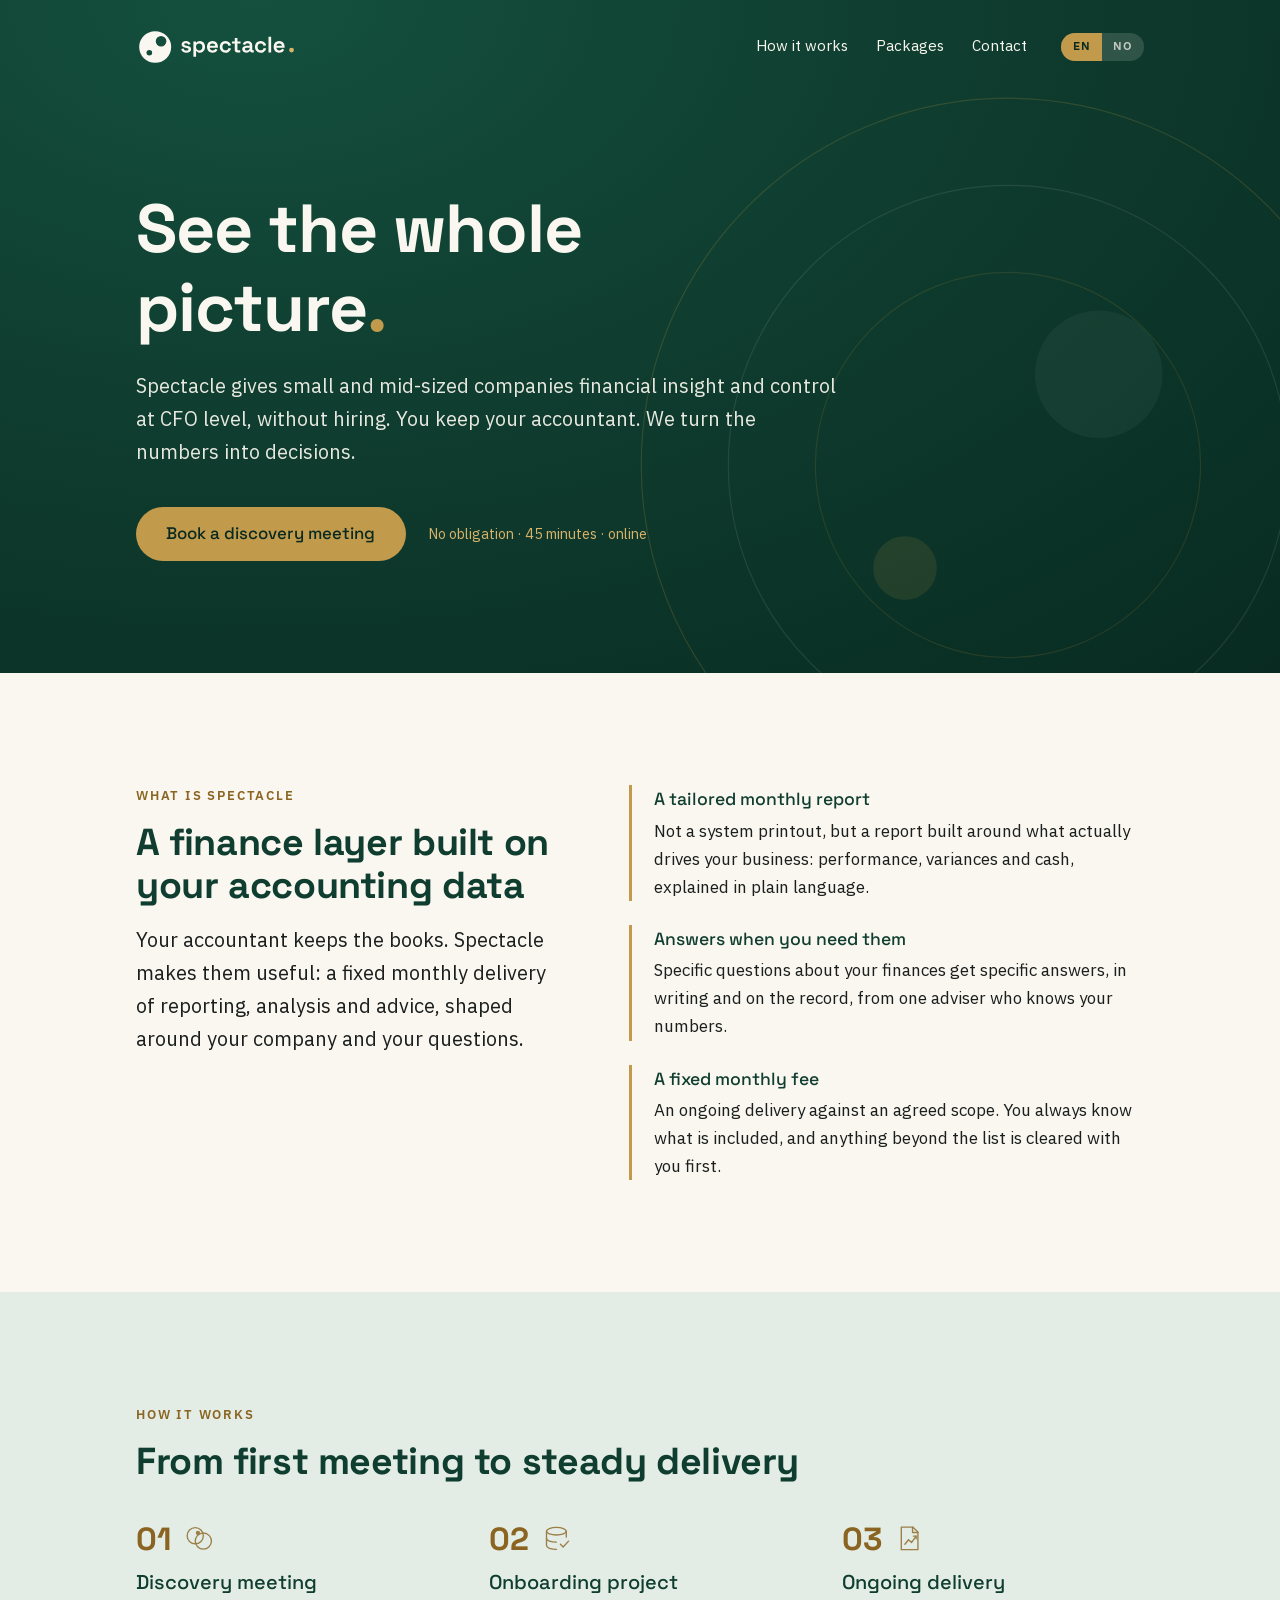
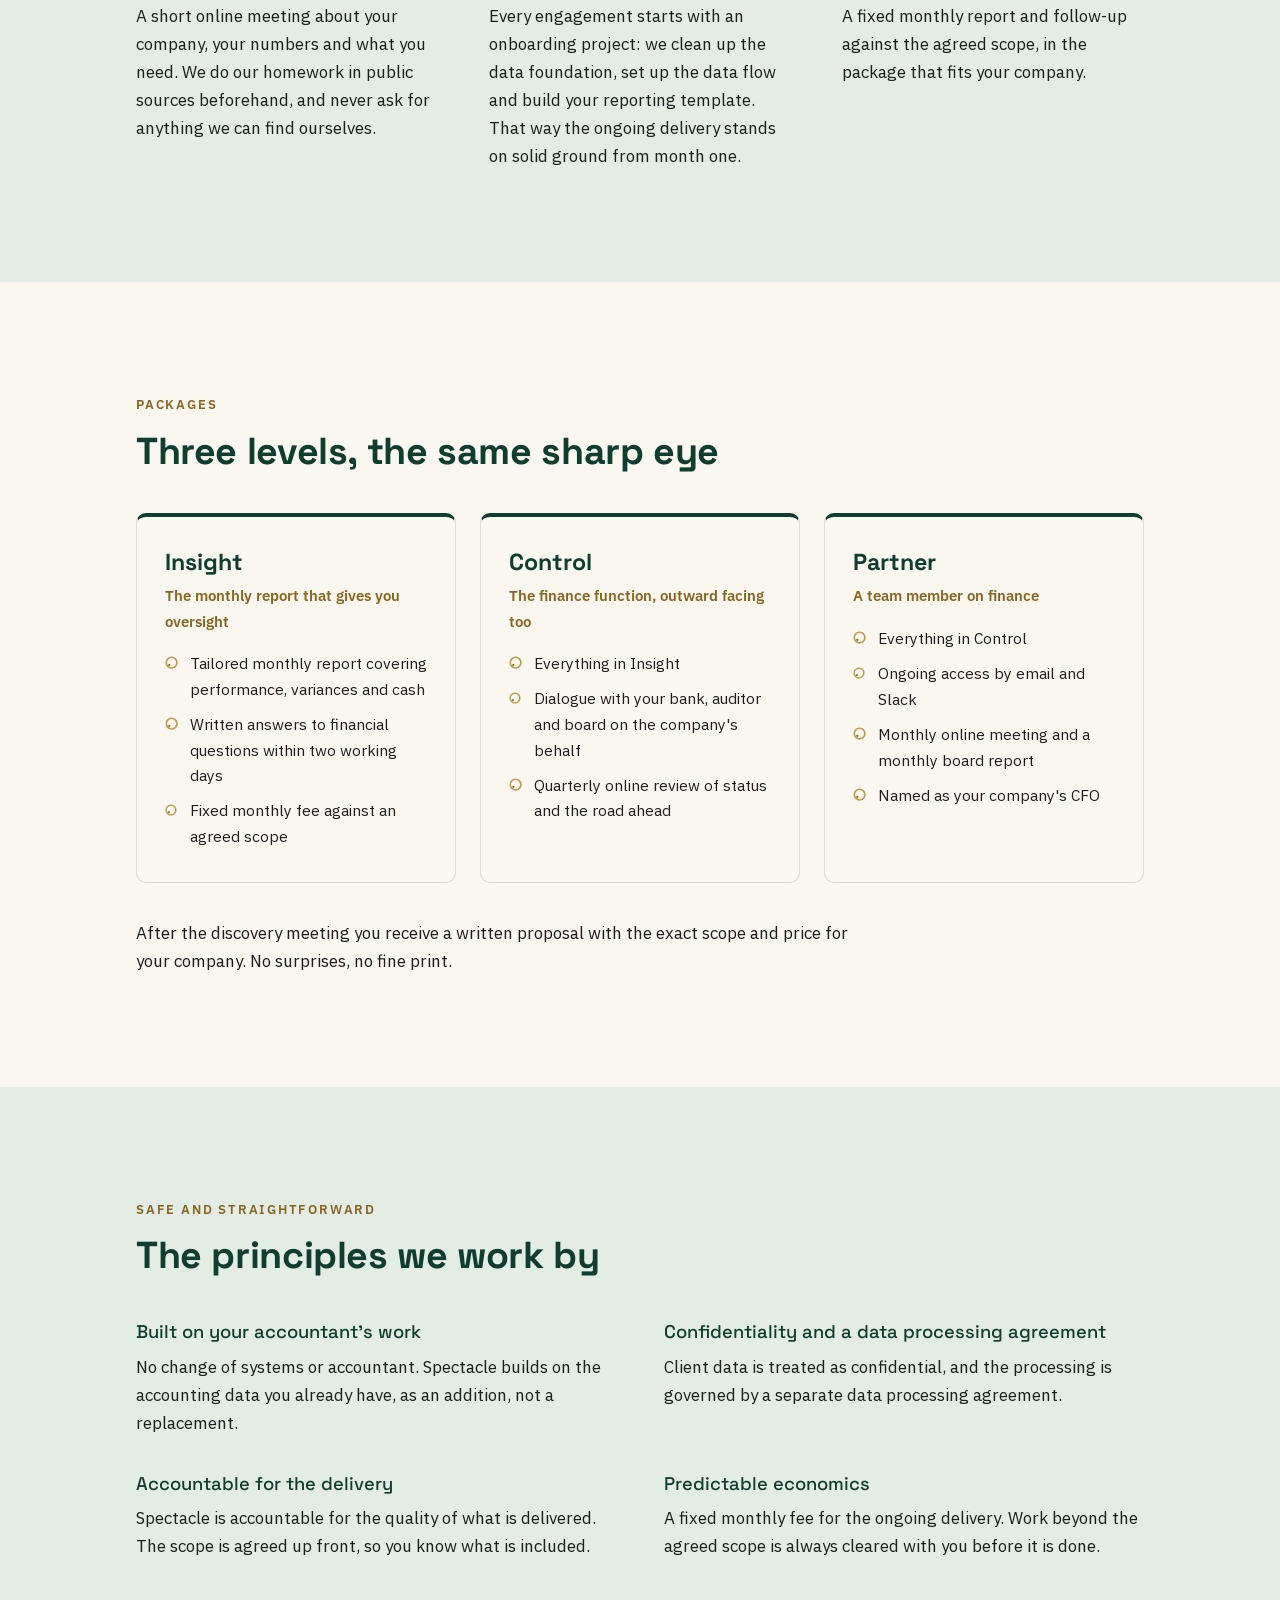
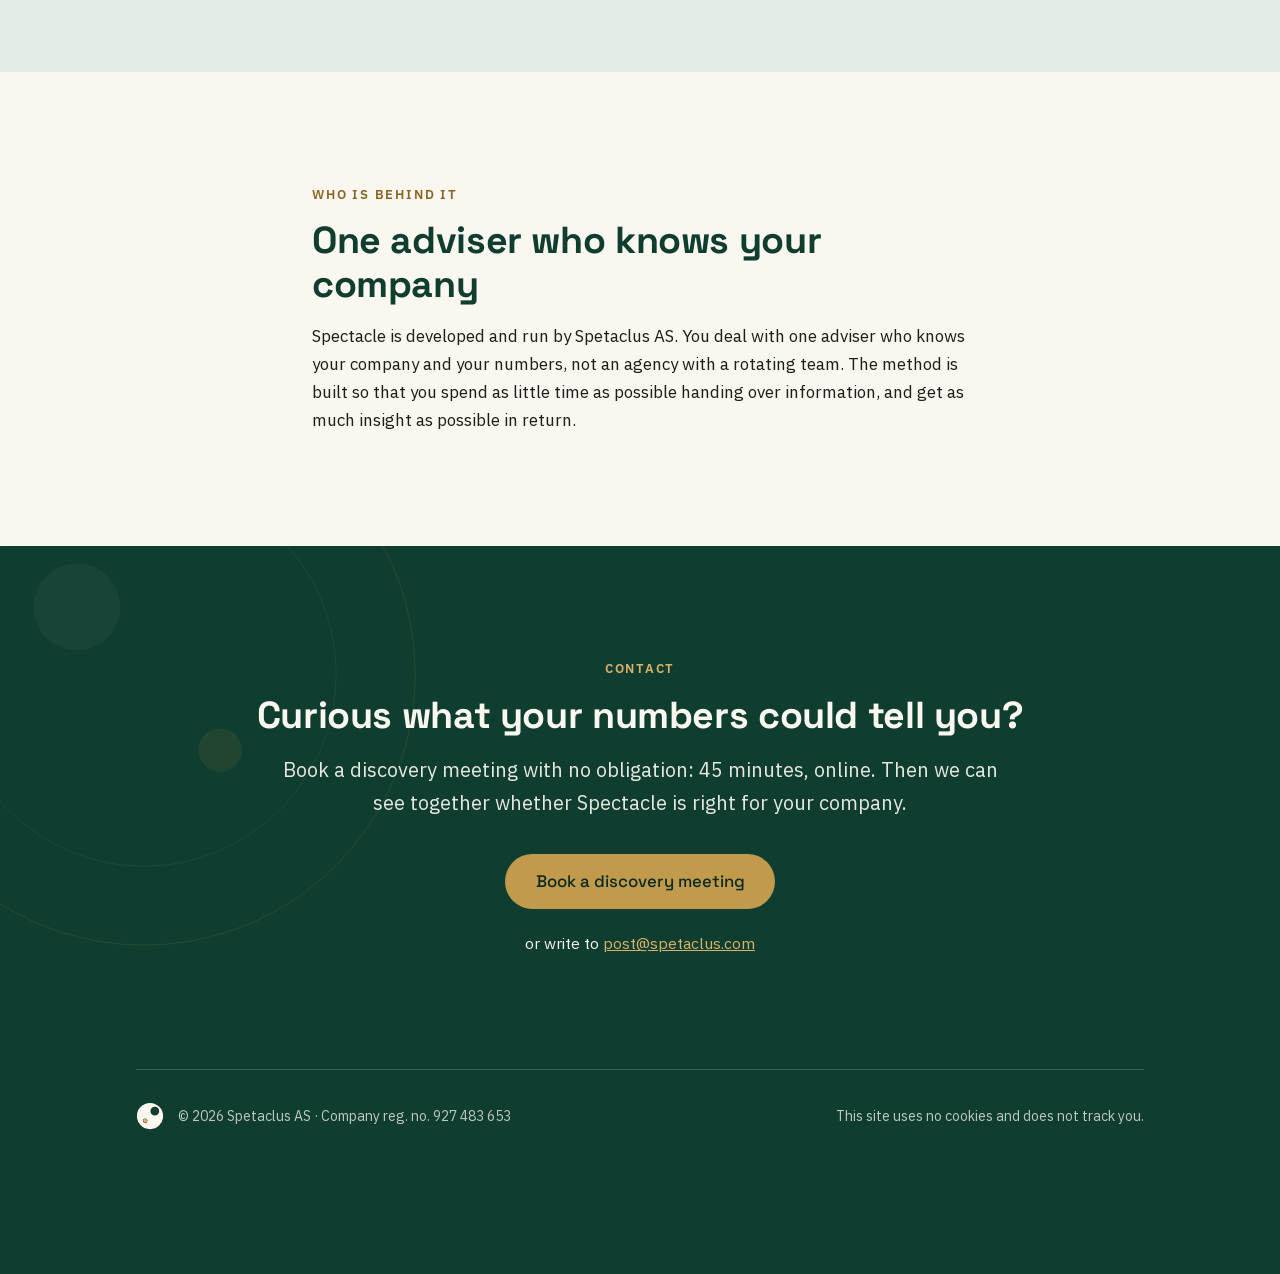
<file: index.html>
<!DOCTYPE html>
<html lang="en">
<head>
  <meta charset="utf-8">
  <meta name="viewport" content="width=device-width, initial-scale=1">
  <title>Spectacle: financial insight and control for small and mid-sized companies</title>
  <meta name="description" content="Spectacle is a CFO layer built on the numbers from your own accountant: a tailored monthly report, financial control and advice at a fixed monthly fee, without hiring.">
  <link rel="canonical" href="https://spectaclefinancial.com/">
  <link rel="alternate" hreflang="en" href="https://spectaclefinancial.com/">
  <link rel="alternate" hreflang="no" href="https://spectaclefinancial.com/no/">
  <link rel="alternate" hreflang="x-default" href="https://spectaclefinancial.com/">
  <link rel="icon" href="assets/img/favicon.svg" type="image/svg+xml">
  <link rel="alternate icon" href="assets/img/favicon-32.png" type="image/png">
  <link rel="stylesheet" href="assets/css/style.css">
  <meta property="og:type" content="website">
  <meta property="og:site_name" content="Spectacle">
  <meta property="og:title" content="Spectacle: see the whole picture">
  <meta property="og:description" content="Financial insight and control at CFO level for small and mid-sized companies, without hiring.">
  <meta property="og:url" content="https://spectaclefinancial.com/">
  <meta property="og:image" content="https://spectaclefinancial.com/assets/img/og-image.png">
  <meta property="og:locale" content="en_GB">
</head>
<body>

<header class="hero">
  <svg class="linsemotiv linsemotiv--hero" viewBox="0 0 600 600" fill="none" aria-hidden="true">
    <circle cx="300" cy="300" r="299" stroke="rgba(194,154,76,0.22)"/>
    <circle cx="300" cy="300" r="228" stroke="rgba(250,247,240,0.10)"/>
    <circle cx="300" cy="300" r="157" stroke="rgba(194,154,76,0.16)"/>
    <circle cx="374" cy="226" r="52" fill="rgba(250,247,240,0.05)"/>
    <circle cx="216" cy="384" r="26" fill="rgba(194,154,76,0.14)"/>
  </svg>
  <div class="ramme">
    <div class="hero__topp">
      <a class="hero__logo" href="#" aria-label="Spectacle, back to top">
        <img src="assets/img/spectacle-logo-horisontal-hvit.svg" alt="Spectacle" width="302" height="72">
      </a>
      <nav class="hero__nav" aria-label="Main menu">
        <a href="#how-it-works">How it works</a>
        <a href="#packages">Packages</a>
        <a href="#contact">Contact</a>
        <span class="sprak" role="group" aria-label="Language">
          <span class="sprak__valg sprak__valg--aktiv" aria-current="true">EN</span>
          <a class="sprak__valg" href="/no/" hreflang="no" lang="no">NO</a>
        </span>
      </nav>
    </div>
    <div class="hero__innhold">
      <h1>See the whole picture<span class="punktum">.</span></h1>
      <p class="ingress">Spectacle gives small and mid-sized companies financial insight and control at CFO level, without hiring. You keep your accountant. We turn the numbers into decisions.</p>
      <div class="hero__cta">
        <a class="knapp knapp--messing js-booking" href="https://calendar.app.google/yTAJ3ZSgc3ZnCue6A">Book a discovery meeting</a>
        <span class="hero__cta-note">No obligation · 45 minutes · online</span>
      </div>
    </div>
  </div>
</header>

<main>

  <section class="seksjon" id="what-is-spectacle">
    <div class="ramme todelt">
      <div>
        <p class="merkelapp">What is Spectacle</p>
        <h2>A finance layer built on your accounting data</h2>
        <p class="ingress">Your accountant keeps the books. Spectacle makes them useful: a fixed monthly delivery of reporting, analysis and advice, shaped around your company and your questions.</p>
      </div>
      <ul class="verdier">
        <li>
          <strong>A tailored monthly report</strong>
          Not a system printout, but a report built around what actually drives your business: performance, variances and cash, explained in plain language.
        </li>
        <li>
          <strong>Answers when you need them</strong>
          Specific questions about your finances get specific answers, in writing and on the record, from one adviser who knows your numbers.
        </li>
        <li>
          <strong>A fixed monthly fee</strong>
          An ongoing delivery against an agreed scope. You always know what is included, and anything beyond the list is cleared with you first.
        </li>
      </ul>
    </div>
  </section>

  <section class="seksjon seksjon--tint" id="how-it-works">
    <div class="ramme">
      <p class="merkelapp">How it works</p>
      <h2>From first meeting to steady delivery</h2>
      <ol class="steg">
        <li>
          <svg class="steg__ikon" viewBox="0 0 32 32" fill="none" stroke="currentColor" stroke-width="1.5" stroke-linecap="round" stroke-linejoin="round" aria-hidden="true">
            <circle cx="12.5" cy="13" r="9"/>
            <circle cx="21.5" cy="19" r="9"/>
            <circle cx="15.5" cy="10" r="2.4" fill="currentColor" stroke="none"/>
          </svg>
          <h3>Discovery meeting</h3>
          <p>A short online meeting about your company, your numbers and what you need. We do our homework in public sources beforehand, and never ask for anything we can find ourselves.</p>
        </li>
        <li>
          <svg class="steg__ikon" viewBox="0 0 32 32" fill="none" stroke="currentColor" stroke-width="1.5" stroke-linecap="round" stroke-linejoin="round" aria-hidden="true">
            <ellipse cx="16" cy="8" rx="11" ry="4.2"/>
            <path d="M5 8v8c0 2.3 4.9 4.2 11 4.2"/>
            <path d="M27 8v6.5"/>
            <path d="M5 16v8c0 2.3 4.9 4.2 11 4.2"/>
            <path d="M20.5 22.5l3 3 6-6.5"/>
          </svg>
          <h3>Onboarding project</h3>
          <p>Every engagement starts with an onboarding project: we clean up the data foundation, set up the data flow and build your reporting template. That way the ongoing delivery stands on solid ground from month one.</p>
        </li>
        <li>
          <svg class="steg__ikon" viewBox="0 0 32 32" fill="none" stroke="currentColor" stroke-width="1.5" stroke-linecap="round" stroke-linejoin="round" aria-hidden="true">
            <path d="M7 3.5h13l5.5 5.5v19.5H7z"/>
            <path d="M19.5 3.5V9.5H25.5"/>
            <path d="M11 22.5l4-5 3.5 3 5-7"/>
            <path d="M20.5 13.5h3v3"/>
          </svg>
          <h3>Ongoing delivery</h3>
          <p>A fixed monthly report and follow-up against the agreed scope, in the package that fits your company.</p>
        </li>
      </ol>
    </div>
  </section>

  <section class="seksjon" id="packages">
    <div class="ramme">
      <p class="merkelapp">Packages</p>
      <h2>Three levels, the same sharp eye</h2>
      <div class="pakker">
        <article class="pakke">
          <h3>Insight</h3>
          <p class="pakke__under">The monthly report that gives you oversight</p>
          <ul>
            <li>Tailored monthly report covering performance, variances and cash</li>
            <li>Written answers to financial questions within two working days</li>
            <li>Fixed monthly fee against an agreed scope</li>
          </ul>
        </article>
        <article class="pakke">
          <h3>Control</h3>
          <p class="pakke__under">The finance function, outward facing too</p>
          <ul>
            <li>Everything in Insight</li>
            <li>Dialogue with your bank, auditor and board on the company's behalf</li>
            <li>Quarterly online review of status and the road ahead</li>
          </ul>
        </article>
        <article class="pakke">
          <h3>Partner</h3>
          <p class="pakke__under">A team member on finance</p>
          <ul>
            <li>Everything in Control</li>
            <li>Ongoing access by email and Slack</li>
            <li>Monthly online meeting and a monthly board report</li>
            <li>Named as your company's CFO</li>
          </ul>
        </article>
      </div>
      <p class="pakker-note">After the discovery meeting you receive a written proposal with the exact scope and price for your company. No surprises, no fine print.</p>
    </div>
  </section>

  <section class="seksjon seksjon--tint" id="principles">
    <div class="ramme">
      <p class="merkelapp">Safe and straightforward</p>
      <h2>The principles we work by</h2>
      <ul class="trygghet">
        <li>
          <strong>Built on your accountant's work</strong>
          No change of systems or accountant. Spectacle builds on the accounting data you already have, as an addition, not a replacement.
        </li>
        <li>
          <strong>Confidentiality and a data processing agreement</strong>
          Client data is treated as confidential, and the processing is governed by a separate data processing agreement.
        </li>
        <li>
          <strong>Accountable for the delivery</strong>
          Spectacle is accountable for the quality of what is delivered. The scope is agreed up front, so you know what is included.
        </li>
        <li>
          <strong>Predictable economics</strong>
          A fixed monthly fee for the ongoing delivery. Work beyond the agreed scope is always cleared with you before it is done.
        </li>
      </ul>
    </div>
  </section>

  <section class="seksjon" id="about">
    <div class="ramme om">
      <p class="merkelapp">Who is behind it</p>
      <h2>One adviser who knows your company</h2>
      <p>Spectacle is developed and run by Spetaclus AS. You deal with one adviser who knows your company and your numbers, not an agency with a rotating team. The method is built so that you spend as little time as possible handing over information, and get as much insight as possible in return.</p>
    </div>
  </section>

  <section class="seksjon seksjon--gronn" id="contact">
    <svg class="linsemotiv linsemotiv--kontakt" viewBox="0 0 600 600" fill="none" aria-hidden="true">
      <circle cx="300" cy="300" r="299" stroke="rgba(194,154,76,0.20)"/>
      <circle cx="300" cy="300" r="212" stroke="rgba(250,247,240,0.09)"/>
      <circle cx="226" cy="226" r="48" fill="rgba(250,247,240,0.05)"/>
      <circle cx="384" cy="384" r="24" fill="rgba(194,154,76,0.13)"/>
    </svg>
    <div class="ramme kontakt">
      <p class="merkelapp">Contact</p>
      <h2>Curious what your numbers could tell you?</h2>
      <p class="ingress">Book a discovery meeting with no obligation: 45 minutes, online. Then we can see together whether Spectacle is right for your company.</p>
      <a class="knapp knapp--messing js-booking" href="https://calendar.app.google/yTAJ3ZSgc3ZnCue6A">Book a discovery meeting</a>
      <p class="kontakt__epost">or write to <a href="mailto:post@spetaclus.com">post@spetaclus.com</a></p>
      <hr class="skillelinje">
      <div class="footer">
        <div class="footer__venstre">
          <img src="assets/img/spectacle-symbol-hvit.svg" alt="" width="64" height="64">
          <span>© 2026 Spetaclus AS · Company reg. no. 927 483 653</span>
        </div>
        <span>This site uses no cookies and does not track you.</span>
      </div>
    </div>
  </section>

</main>

<dialog class="booking" id="booking" aria-label="Book a discovery meeting">
  <div class="booking__topp">
    <span class="booking__tittel">Discovery meeting</span>
    <button class="booking__lukk" type="button" aria-label="Close">Close&nbsp;&#215;</button>
  </div>
  <iframe class="booking__ramme" title="Choose a time for your discovery meeting"
          data-src="https://calendar.google.com/calendar/appointments/schedules/AcZssZ07MlCbYEmoDXhc_yZ2hiog7-GWwIh1PmszBz8kUQd8yqzmXDx-yQZG3WpSed9W1UuxO8Xet0OY?gv=true"
          loading="lazy"></iframe>
</dialog>

<script>
  (function () {
    var dialog = document.getElementById('booking');
    if (!dialog || !dialog.showModal) return;
    var ramme = dialog.querySelector('.booking__ramme');
    document.querySelectorAll('.js-booking').forEach(function (lenke) {
      lenke.addEventListener('click', function (e) {
        e.preventDefault();
        if (!ramme.src) ramme.src = ramme.dataset.src;
        dialog.showModal();
      });
    });
    dialog.querySelector('.booking__lukk').addEventListener('click', function () {
      dialog.close();
    });
    dialog.addEventListener('click', function (e) {
      if (e.target === dialog) dialog.close();
    });
  })();
</script>

</body>
</html>
</file>
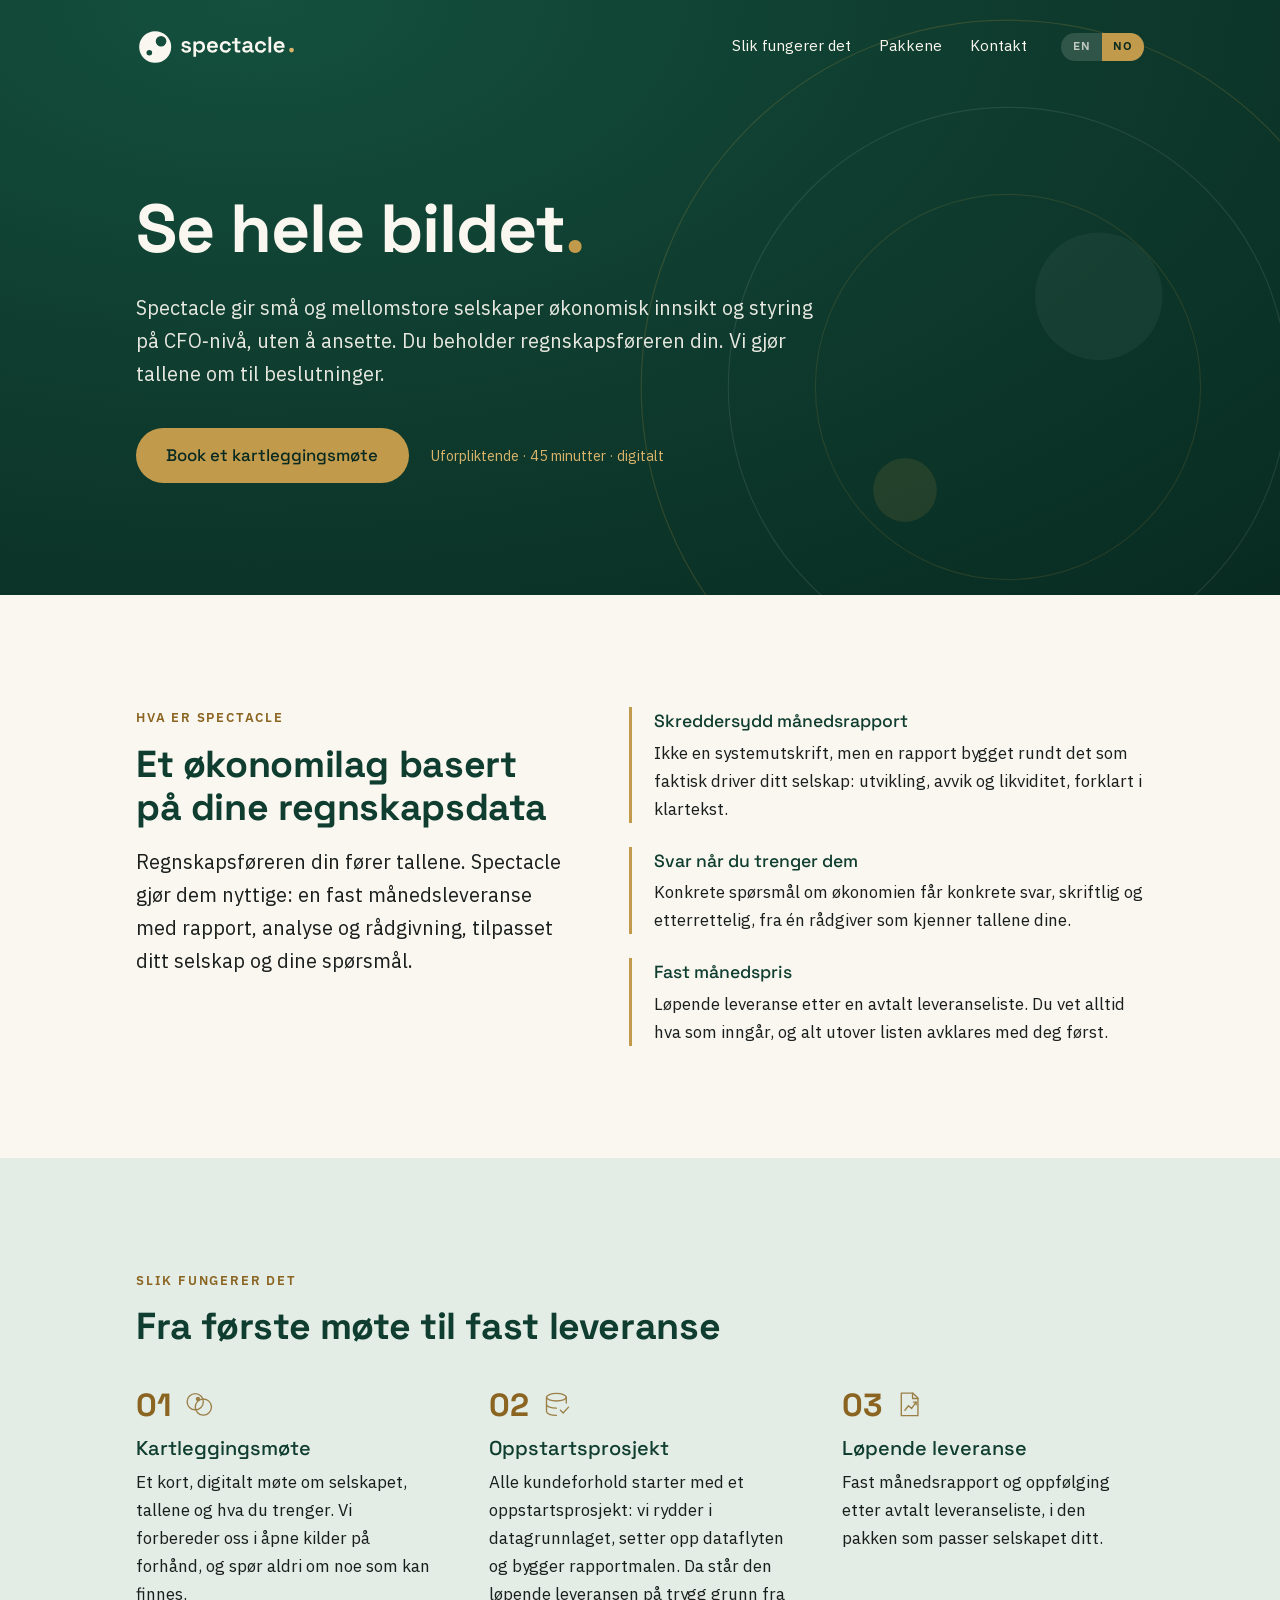
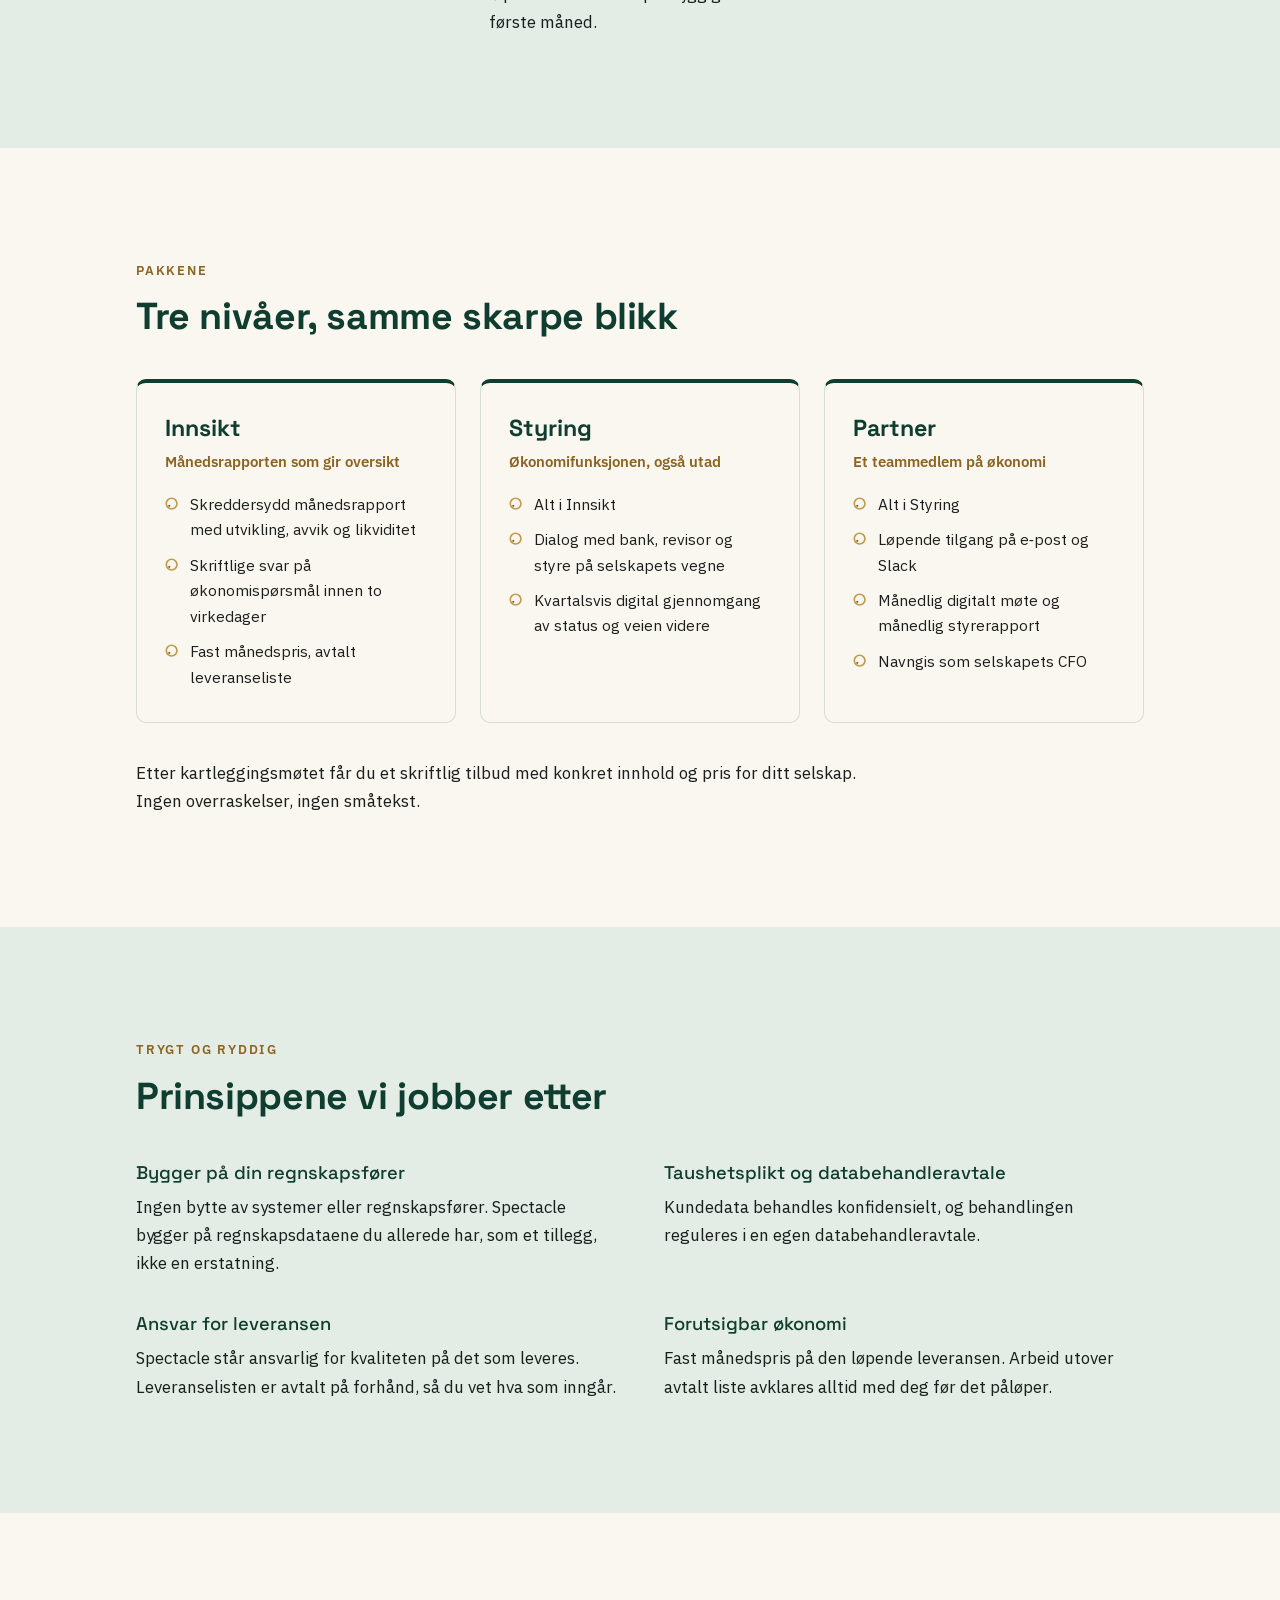
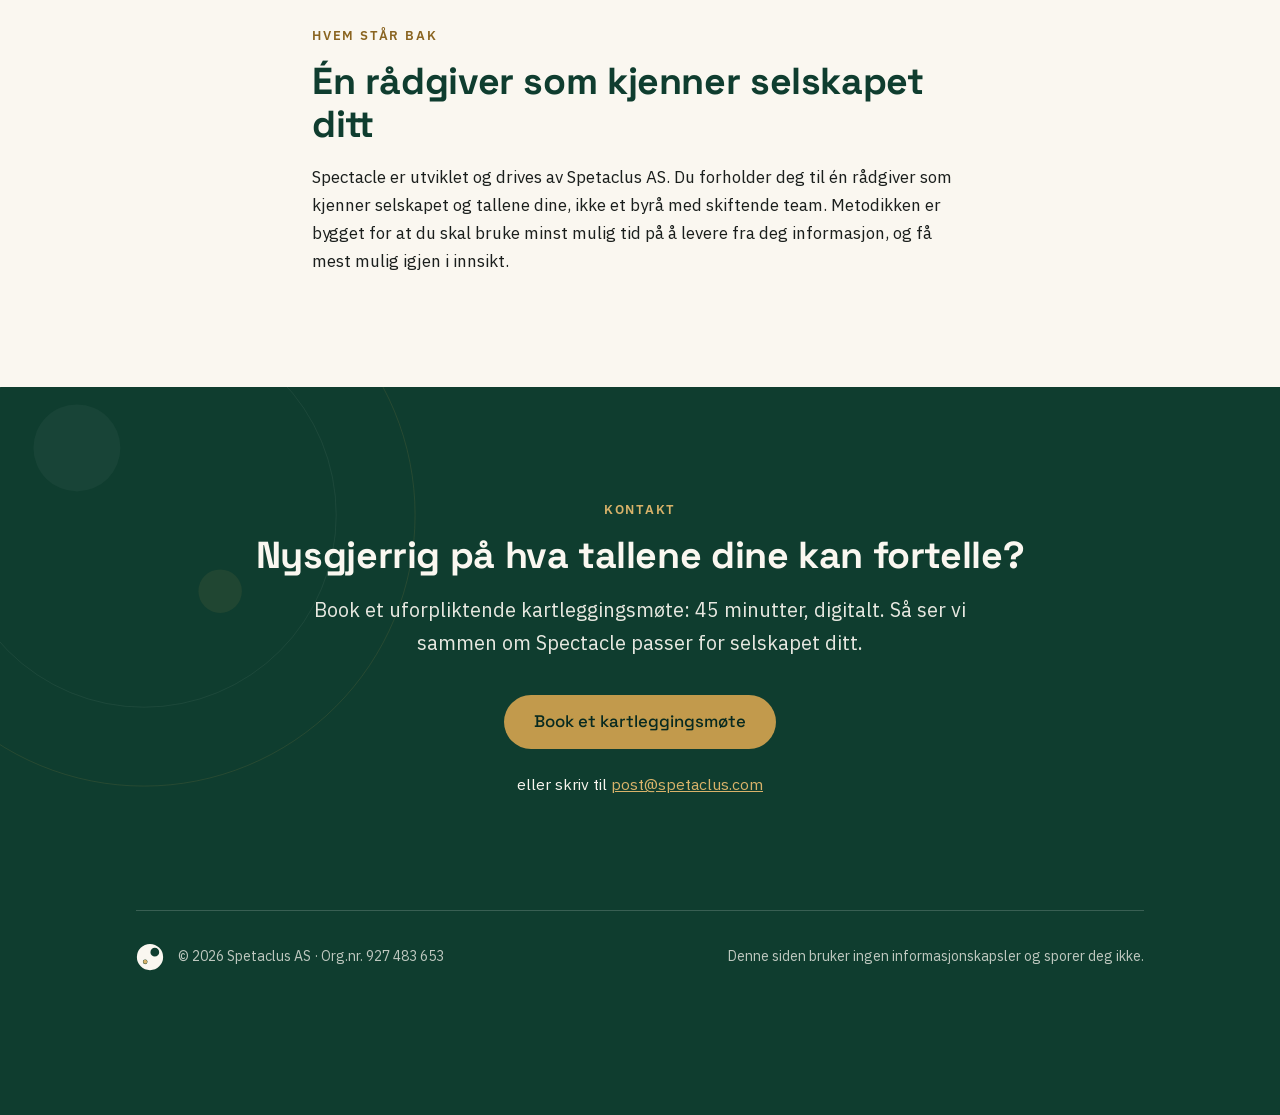
<file: no/index.html>
<!DOCTYPE html>
<html lang="no">
<head>
  <meta charset="utf-8">
  <meta name="viewport" content="width=device-width, initial-scale=1">
  <title>Spectacle: økonomisk innsikt og styring for små og mellomstore selskaper</title>
  <meta name="description" content="Spectacle er et CFO-lag basert på dataene fra din egen regnskapsfører: skreddersydd månedsrapport, styring og rådgivning til fast månedspris, uten å ansette.">
  <link rel="canonical" href="https://spectaclefinancial.com/no/">
  <link rel="alternate" hreflang="en" href="https://spectaclefinancial.com/">
  <link rel="alternate" hreflang="no" href="https://spectaclefinancial.com/no/">
  <link rel="alternate" hreflang="x-default" href="https://spectaclefinancial.com/">
  <link rel="icon" href="../assets/img/favicon.svg" type="image/svg+xml">
  <link rel="alternate icon" href="../assets/img/favicon-32.png" type="image/png">
  <link rel="stylesheet" href="../assets/css/style.css">
  <meta property="og:type" content="website">
  <meta property="og:site_name" content="Spectacle">
  <meta property="og:title" content="Spectacle: se hele bildet">
  <meta property="og:description" content="Økonomisk innsikt og styring på CFO-nivå for små og mellomstore selskaper, uten å ansette.">
  <meta property="og:url" content="https://spectaclefinancial.com/no/">
  <meta property="og:image" content="https://spectaclefinancial.com/assets/img/og-image-no.png">
  <meta property="og:locale" content="nb_NO">
</head>
<body>

<header class="hero">
  <svg class="linsemotiv linsemotiv--hero" viewBox="0 0 600 600" fill="none" aria-hidden="true">
    <circle cx="300" cy="300" r="299" stroke="rgba(194,154,76,0.22)"/>
    <circle cx="300" cy="300" r="228" stroke="rgba(250,247,240,0.10)"/>
    <circle cx="300" cy="300" r="157" stroke="rgba(194,154,76,0.16)"/>
    <circle cx="374" cy="226" r="52" fill="rgba(250,247,240,0.05)"/>
    <circle cx="216" cy="384" r="26" fill="rgba(194,154,76,0.14)"/>
  </svg>
  <div class="ramme">
    <div class="hero__topp">
      <a class="hero__logo" href="#" aria-label="Spectacle, til toppen">
        <img src="../assets/img/spectacle-logo-horisontal-hvit.svg" alt="Spectacle" width="302" height="72">
      </a>
      <nav class="hero__nav" aria-label="Hovedmeny">
        <a href="#slik-fungerer-det">Slik fungerer det</a>
        <a href="#pakkene">Pakkene</a>
        <a href="#kontakt">Kontakt</a>
        <span class="sprak" role="group" aria-label="Språk">
          <a class="sprak__valg" href="/" hreflang="en" lang="en">EN</a>
          <span class="sprak__valg sprak__valg--aktiv" aria-current="true">NO</span>
        </span>
      </nav>
    </div>
    <div class="hero__innhold">
      <h1>Se hele bildet<span class="punktum">.</span></h1>
      <p class="ingress">Spectacle gir små og mellomstore selskaper økonomisk innsikt og styring på CFO&#8209;nivå, uten å ansette. Du beholder regnskapsføreren din. Vi gjør tallene om til beslutninger.</p>
      <div class="hero__cta">
        <a class="knapp knapp--messing js-booking" href="https://calendar.app.google/yTAJ3ZSgc3ZnCue6A">Book et kartleggingsmøte</a>
        <span class="hero__cta-note">Uforpliktende · 45 minutter · digitalt</span>
      </div>
    </div>
  </div>
</header>

<main>

  <section class="seksjon" id="hva-er-spectacle">
    <div class="ramme todelt">
      <div>
        <p class="merkelapp">Hva er Spectacle</p>
        <h2>Et økonomilag basert på dine regnskapsdata</h2>
        <p class="ingress">Regnskapsføreren din fører tallene. Spectacle gjør dem nyttige: en fast månedsleveranse med rapport, analyse og rådgivning, tilpasset ditt selskap og dine spørsmål.</p>
      </div>
      <ul class="verdier">
        <li>
          <strong>Skreddersydd månedsrapport</strong>
          Ikke en systemutskrift, men en rapport bygget rundt det som faktisk driver ditt selskap: utvikling, avvik og likviditet, forklart i klartekst.
        </li>
        <li>
          <strong>Svar når du trenger dem</strong>
          Konkrete spørsmål om økonomien får konkrete svar, skriftlig og etterrettelig, fra én rådgiver som kjenner tallene dine.
        </li>
        <li>
          <strong>Fast månedspris</strong>
          Løpende leveranse etter en avtalt leveranseliste. Du vet alltid hva som inngår, og alt utover listen avklares med deg først.
        </li>
      </ul>
    </div>
  </section>

  <section class="seksjon seksjon--tint" id="slik-fungerer-det">
    <div class="ramme">
      <p class="merkelapp">Slik fungerer det</p>
      <h2>Fra første møte til fast leveranse</h2>
      <ol class="steg">
        <li>
          <svg class="steg__ikon" viewBox="0 0 32 32" fill="none" stroke="currentColor" stroke-width="1.5" stroke-linecap="round" stroke-linejoin="round" aria-hidden="true">
            <circle cx="12.5" cy="13" r="9"/>
            <circle cx="21.5" cy="19" r="9"/>
            <circle cx="15.5" cy="10" r="2.4" fill="currentColor" stroke="none"/>
          </svg>
          <h3>Kartleggingsmøte</h3>
          <p>Et kort, digitalt møte om selskapet, tallene og hva du trenger. Vi forbereder oss i åpne kilder på forhånd, og spør aldri om noe som kan finnes.</p>
        </li>
        <li>
          <svg class="steg__ikon" viewBox="0 0 32 32" fill="none" stroke="currentColor" stroke-width="1.5" stroke-linecap="round" stroke-linejoin="round" aria-hidden="true">
            <ellipse cx="16" cy="8" rx="11" ry="4.2"/>
            <path d="M5 8v8c0 2.3 4.9 4.2 11 4.2"/>
            <path d="M27 8v6.5"/>
            <path d="M5 16v8c0 2.3 4.9 4.2 11 4.2"/>
            <path d="M20.5 22.5l3 3 6-6.5"/>
          </svg>
          <h3>Oppstartsprosjekt</h3>
          <p>Alle kundeforhold starter med et oppstartsprosjekt: vi rydder i datagrunnlaget, setter opp dataflyten og bygger rapportmalen. Da står den løpende leveransen på trygg grunn fra første måned.</p>
        </li>
        <li>
          <svg class="steg__ikon" viewBox="0 0 32 32" fill="none" stroke="currentColor" stroke-width="1.5" stroke-linecap="round" stroke-linejoin="round" aria-hidden="true">
            <path d="M7 3.5h13l5.5 5.5v19.5H7z"/>
            <path d="M19.5 3.5V9.5H25.5"/>
            <path d="M11 22.5l4-5 3.5 3 5-7"/>
            <path d="M20.5 13.5h3v3"/>
          </svg>
          <h3>Løpende leveranse</h3>
          <p>Fast månedsrapport og oppfølging etter avtalt leveranseliste, i den pakken som passer selskapet ditt.</p>
        </li>
      </ol>
    </div>
  </section>

  <section class="seksjon" id="pakkene">
    <div class="ramme">
      <p class="merkelapp">Pakkene</p>
      <h2>Tre nivåer, samme skarpe blikk</h2>
      <div class="pakker">
        <article class="pakke">
          <h3>Innsikt</h3>
          <p class="pakke__under">Månedsrapporten som gir oversikt</p>
          <ul>
            <li>Skreddersydd månedsrapport med utvikling, avvik og likviditet</li>
            <li>Skriftlige svar på økonomispørsmål innen to virkedager</li>
            <li>Fast månedspris, avtalt leveranseliste</li>
          </ul>
        </article>
        <article class="pakke">
          <h3>Styring</h3>
          <p class="pakke__under">Økonomifunksjonen, også utad</p>
          <ul>
            <li>Alt i Innsikt</li>
            <li>Dialog med bank, revisor og styre på selskapets vegne</li>
            <li>Kvartalsvis digital gjennomgang av status og veien videre</li>
          </ul>
        </article>
        <article class="pakke">
          <h3>Partner</h3>
          <p class="pakke__under">Et teammedlem på økonomi</p>
          <ul>
            <li>Alt i Styring</li>
            <li>Løpende tilgang på e&#8209;post og Slack</li>
            <li>Månedlig digitalt møte og månedlig styrerapport</li>
            <li>Navngis som selskapets CFO</li>
          </ul>
        </article>
      </div>
      <p class="pakker-note">Etter kartleggingsmøtet får du et skriftlig tilbud med konkret innhold og pris for ditt selskap. Ingen overraskelser, ingen småtekst.</p>
    </div>
  </section>

  <section class="seksjon seksjon--tint" id="trygghet">
    <div class="ramme">
      <p class="merkelapp">Trygt og ryddig</p>
      <h2>Prinsippene vi jobber etter</h2>
      <ul class="trygghet">
        <li>
          <strong>Bygger på din regnskapsfører</strong>
          Ingen bytte av systemer eller regnskapsfører. Spectacle bygger på regnskapsdataene du allerede har, som et tillegg, ikke en erstatning.
        </li>
        <li>
          <strong>Taushetsplikt og databehandleravtale</strong>
          Kundedata behandles konfidensielt, og behandlingen reguleres i en egen databehandleravtale.
        </li>
        <li>
          <strong>Ansvar for leveransen</strong>
          Spectacle står ansvarlig for kvaliteten på det som leveres. Leveranselisten er avtalt på forhånd, så du vet hva som inngår.
        </li>
        <li>
          <strong>Forutsigbar økonomi</strong>
          Fast månedspris på den løpende leveransen. Arbeid utover avtalt liste avklares alltid med deg før det påløper.
        </li>
      </ul>
    </div>
  </section>

  <section class="seksjon" id="om">
    <div class="ramme om">
      <p class="merkelapp">Hvem står bak</p>
      <h2>Én rådgiver som kjenner selskapet ditt</h2>
      <p>Spectacle er utviklet og drives av Spetaclus AS. Du forholder deg til én rådgiver som kjenner selskapet og tallene dine, ikke et byrå med skiftende team. Metodikken er bygget for at du skal bruke minst mulig tid på å levere fra deg informasjon, og få mest mulig igjen i innsikt.</p>
    </div>
  </section>

  <section class="seksjon seksjon--gronn" id="kontakt">
    <svg class="linsemotiv linsemotiv--kontakt" viewBox="0 0 600 600" fill="none" aria-hidden="true">
      <circle cx="300" cy="300" r="299" stroke="rgba(194,154,76,0.20)"/>
      <circle cx="300" cy="300" r="212" stroke="rgba(250,247,240,0.09)"/>
      <circle cx="226" cy="226" r="48" fill="rgba(250,247,240,0.05)"/>
      <circle cx="384" cy="384" r="24" fill="rgba(194,154,76,0.13)"/>
    </svg>
    <div class="ramme kontakt">
      <p class="merkelapp">Kontakt</p>
      <h2>Nysgjerrig på hva tallene dine kan fortelle?</h2>
      <p class="ingress">Book et uforpliktende kartleggingsmøte: 45 minutter, digitalt. Så ser vi sammen om Spectacle passer for selskapet ditt.</p>
      <a class="knapp knapp--messing js-booking" href="https://calendar.app.google/yTAJ3ZSgc3ZnCue6A">Book et kartleggingsmøte</a>
      <p class="kontakt__epost">eller skriv til <a href="mailto:post@spetaclus.com">post@spetaclus.com</a></p>
      <hr class="skillelinje">
      <div class="footer">
        <div class="footer__venstre">
          <img src="../assets/img/spectacle-symbol-hvit.svg" alt="" width="64" height="64">
          <span>© 2026 Spetaclus AS · Org.nr. 927 483 653</span>
        </div>
        <span>Denne siden bruker ingen informasjonskapsler og sporer deg ikke.</span>
      </div>
    </div>
  </section>

</main>

<dialog class="booking" id="booking" aria-label="Book et kartleggingsmøte">
  <div class="booking__topp">
    <span class="booking__tittel">Kartleggingsmøte</span>
    <button class="booking__lukk" type="button" aria-label="Lukk">Lukk&nbsp;&#215;</button>
  </div>
  <iframe class="booking__ramme" title="Velg tidspunkt for kartleggingsmøte"
          data-src="https://calendar.google.com/calendar/appointments/schedules/AcZssZ07MlCbYEmoDXhc_yZ2hiog7-GWwIh1PmszBz8kUQd8yqzmXDx-yQZG3WpSed9W1UuxO8Xet0OY?gv=true"
          loading="lazy"></iframe>
</dialog>

<script>
  (function () {
    var dialog = document.getElementById('booking');
    if (!dialog || !dialog.showModal) return;
    var ramme = dialog.querySelector('.booking__ramme');
    document.querySelectorAll('.js-booking').forEach(function (lenke) {
      lenke.addEventListener('click', function (e) {
        e.preventDefault();
        if (!ramme.src) ramme.src = ramme.dataset.src;
        dialog.showModal();
      });
    });
    dialog.querySelector('.booking__lukk').addEventListener('click', function () {
      dialog.close();
    });
    dialog.addEventListener('click', function (e) {
      if (e.target === dialog) dialog.close();
    });
  })();
</script>

</body>
</html>
</file>
<file: assets/css/style.css>
/* Spectacle — spetaclus.com/spectacle
   Farger og typografi: SPECTACLE/Profil/farger.md + Profilmanual.md */

/* ---------- Fonter (selvhostet, OFL) ---------- */
@font-face {
  font-family: "Space Grotesk";
  src: url("../fonts/SpaceGrotesk-400.woff2") format("woff2");
  font-weight: 400;
  font-display: swap;
}
@font-face {
  font-family: "Space Grotesk";
  src: url("../fonts/SpaceGrotesk-500.woff2") format("woff2");
  font-weight: 500;
  font-display: swap;
}
@font-face {
  font-family: "Space Grotesk";
  src: url("../fonts/SpaceGrotesk-700.woff2") format("woff2");
  font-weight: 700;
  font-display: swap;
}
@font-face {
  font-family: "IBM Plex Sans";
  src: url("../fonts/IBMPlexSans-400.woff2") format("woff2");
  font-weight: 400;
  font-display: swap;
}
@font-face {
  font-family: "IBM Plex Sans";
  src: url("../fonts/IBMPlexSans-600.woff2") format("woff2");
  font-weight: 600;
  font-display: swap;
}

/* ---------- Variabler ---------- */
:root {
  --gronn: #0F3D2F;
  --gronn-mork: #082A20;
  --gronn-lys: #2E6B52;
  --tint: #E3EDE6;
  --papir: #FAF7F0;
  --blekk: #1A1E1C;
  --messing: #C29A4C;
  --messing-lys: #D9B36A;
  --messing-mork: #8A6420;

  --font-tittel: "Space Grotesk", "Avenir Next", sans-serif;
  --font-tekst: "IBM Plex Sans", "Helvetica Neue", sans-serif;

  --bredde: 68rem;
  --luft: clamp(4rem, 9vw, 7rem);
}

/* ---------- Grunnlag ---------- */
*,
*::before,
*::after {
  box-sizing: border-box;
  margin: 0;
  padding: 0;
}

html {
  scroll-behavior: smooth;
}
@media (prefers-reduced-motion: reduce) {
  html {
    scroll-behavior: auto;
  }
}

body {
  font-family: var(--font-tekst);
  font-size: 1.0625rem;
  line-height: 1.65;
  color: var(--blekk);
  background: var(--papir);
  -webkit-font-smoothing: antialiased;
}

img,
svg {
  max-width: 100%;
  height: auto;
  display: block;
}

a {
  color: var(--gronn);
}

.ramme {
  max-width: var(--bredde);
  margin-inline: auto;
  padding-inline: clamp(1.25rem, 4vw, 2.5rem);
}

/* ---------- Typografi ---------- */
h1,
h2,
h3 {
  font-family: var(--font-tittel);
  line-height: 1.15;
  color: var(--gronn);
}

h1 {
  font-weight: 700;
  font-size: clamp(2.5rem, 6.5vw, 4.25rem);
  letter-spacing: -0.015em;
  color: var(--papir);
}

h2 {
  font-weight: 700;
  font-size: clamp(1.7rem, 3.4vw, 2.35rem);
  letter-spacing: -0.01em;
  margin-bottom: 1rem;
}

h3 {
  font-weight: 500;
  font-size: 1.25rem;
  margin-bottom: 0.5rem;
}

.merkelapp {
  font-family: var(--font-tekst);
  font-weight: 600;
  font-size: 0.8rem;
  letter-spacing: 0.14em;
  text-transform: uppercase;
  color: var(--messing-mork);
  margin-bottom: 0.9rem;
}

.ingress {
  font-size: clamp(1.1rem, 1.9vw, 1.25rem);
  max-width: 46rem;
}

.punktum {
  color: var(--messing);
}

/* ---------- Knapper ---------- */
.knapp {
  display: inline-block;
  font-family: var(--font-tittel);
  font-weight: 500;
  font-size: 1.05rem;
  text-decoration: none;
  padding: 0.85rem 1.9rem;
  border-radius: 999px;
  transition: background-color 0.15s ease, color 0.15s ease;
}

.knapp--messing {
  background: var(--messing);
  color: var(--gronn-mork);
}
.knapp--messing:hover {
  background: var(--messing-lys);
}

.knapp--gronn {
  background: var(--gronn);
  color: var(--papir);
}
.knapp--gronn:hover {
  background: var(--gronn-lys);
}

/* ---------- Linse-motiv (dekor) ---------- */
.linsemotiv {
  position: absolute;
  pointer-events: none;
  z-index: 0;
}

.linsemotiv--hero {
  right: -6rem;
  bottom: -10rem;
  width: min(46rem, 62vw);
  opacity: 0.9;
}

.linsemotiv--kontakt {
  left: -8rem;
  top: -9rem;
  width: min(34rem, 55vw);
  opacity: 0.75;
}

@media (max-width: 52rem) {
  .linsemotiv--hero {
    right: -12rem;
    bottom: -14rem;
    width: 34rem;
    opacity: 0.6;
  }
  .linsemotiv--kontakt {
    display: none;
  }
}

/* ---------- Hero ---------- */
.hero {
  position: relative;
  overflow: hidden;
  background: radial-gradient(120% 140% at 20% 0%, #14503e 0%, var(--gronn) 45%, var(--gronn-mork) 100%);
  color: var(--papir);
  padding-bottom: var(--luft);
}

.hero > .ramme {
  position: relative;
  z-index: 1;
}

.hero__topp {
  display: flex;
  align-items: center;
  justify-content: space-between;
  gap: 2rem;
  padding-block: 1.75rem;
}

.hero__logo img {
  height: 2.4rem;
  width: auto;
}

.hero__nav {
  display: flex;
  gap: 1.75rem;
}

.hero__nav a {
  color: var(--papir);
  text-decoration: none;
  font-size: 0.95rem;
  border-bottom: 1px solid transparent;
  padding-bottom: 2px;
}
.hero__nav a:hover {
  border-bottom-color: var(--messing-lys);
}

.hero__innhold {
  padding-top: clamp(3rem, 8vw, 6rem);
  max-width: 44rem;
}

.hero__innhold .ingress {
  color: var(--papir);
  opacity: 0.92;
  margin-top: 1.4rem;
}

.hero__cta {
  margin-top: 2.4rem;
  display: flex;
  align-items: center;
  gap: 1.4rem;
  flex-wrap: wrap;
}

.hero__cta-note {
  font-size: 0.9rem;
  color: var(--messing-lys);
}

/* ---------- Seksjoner ---------- */
.seksjon {
  padding-block: var(--luft);
}

.seksjon--tint {
  background: var(--tint);
}

.seksjon--gronn {
  position: relative;
  overflow: hidden;
  background: var(--gronn);
  color: var(--papir);
}
.seksjon--gronn > .ramme {
  position: relative;
  z-index: 1;
}
.seksjon--gronn h2 {
  color: var(--papir);
}
.seksjon--gronn .merkelapp {
  color: var(--messing-lys);
}

.todelt {
  display: grid;
  gap: clamp(2rem, 5vw, 4.5rem);
  align-items: start;
}
@media (min-width: 52rem) {
  .todelt {
    grid-template-columns: minmax(0, 5fr) minmax(0, 6fr);
  }
}

/* ---------- Verdipunkter ---------- */
.verdier {
  list-style: none;
  display: grid;
  gap: 1.5rem;
}

.verdier li {
  padding-left: 1.4rem;
  border-left: 3px solid var(--messing);
}

.verdier strong {
  display: block;
  font-family: var(--font-tittel);
  font-weight: 500;
  font-size: 1.1rem;
  color: var(--gronn);
  margin-bottom: 0.15rem;
}

/* ---------- Slik fungerer det ---------- */
.steg {
  list-style: none;
  counter-reset: steg;
  display: grid;
  gap: 2rem;
  margin-top: 2.5rem;
}
@media (min-width: 52rem) {
  .steg {
    grid-template-columns: repeat(3, 1fr);
    gap: clamp(2rem, 4vw, 3.5rem);
  }
}

/* Tallet og ikonet deler første rad; tittel og tekst spenner over begge kolonner */
.steg li {
  counter-increment: steg;
  display: grid;
  grid-template-columns: auto 1fr;
  align-items: start;
  /* Uten dette fordeles ledig høyde mellom radene, og kolonnene kommer i utakt */
  align-content: start;
  column-gap: 0.8rem;
}

.steg li::before {
  content: "0" counter(steg);
  grid-column: 1;
  grid-row: 1;
  font-family: var(--font-tittel);
  font-weight: 700;
  font-size: 2rem;
  color: var(--messing-mork);
  line-height: 1;
}

.steg__ikon {
  grid-column: 2;
  grid-row: 1;
  justify-self: start;
  align-self: center;
  width: 1.8rem;
  height: 1.8rem;
  color: var(--messing-mork);
  opacity: 0.8;
}

.steg li h3,
.steg li p {
  grid-column: 1 / -1;
}

.steg li h3 {
  margin-top: 1rem;
}

/* ---------- Pakker ---------- */
.pakker {
  display: grid;
  gap: 1.5rem;
  margin-top: 2.5rem;
}
@media (min-width: 52rem) {
  .pakker {
    grid-template-columns: repeat(3, 1fr);
  }
}

.pakke {
  background: var(--papir);
  border: 1px solid #d8ddd6;
  border-top: 4px solid var(--gronn);
  border-radius: 10px;
  padding: 2rem 1.75rem;
  display: flex;
  flex-direction: column;
}

.pakke h3 {
  font-weight: 700;
  font-size: 1.45rem;
}

.pakke__under {
  font-weight: 600;
  font-size: 0.95rem;
  color: var(--messing-mork);
  margin-bottom: 1.1rem;
}

.pakke ul {
  list-style: none;
  display: grid;
  gap: 0.6rem;
  font-size: 0.97rem;
}

.pakke li {
  padding-left: 1.55rem;
  position: relative;
}
/* Mini-linse: logoens mekanikk i miniatyr (ring med utstanset punktum-sokkel) */
.pakke li::before {
  content: "";
  position: absolute;
  left: 0;
  top: 0.34em;
  width: 0.8rem;
  height: 0.8rem;
  background-image: url("data:image/svg+xml,%3Csvg xmlns='http://www.w3.org/2000/svg' viewBox='0 0 64 64'%3E%3Cpath d='M 2 32 a 30 30 0 1 0 60 0 a 30 30 0 1 0 -60 0 Z M 10 32 a 22 22 0 1 0 44 0 a 22 22 0 1 0 -44 0 Z M 15.7 43 a 5.3 5.3 0 1 0 10.6 0 a 5.3 5.3 0 1 0 -10.6 0 Z' fill='%23C29A4C' fill-rule='evenodd'/%3E%3Ccircle cx='21' cy='43' r='4.5' fill='%238A6420'/%3E%3C/svg%3E");
  background-repeat: no-repeat;
  background-size: contain;
}

.pakker-note {
  margin-top: 2.25rem;
  max-width: 46rem;
}

/* ---------- Trygghet ---------- */
.trygghet {
  list-style: none;
  display: grid;
  gap: 2rem 3rem;
  margin-top: 2.5rem;
}
@media (min-width: 52rem) {
  .trygghet {
    grid-template-columns: repeat(2, 1fr);
  }
}

.trygghet strong {
  display: block;
  font-family: var(--font-tittel);
  font-weight: 500;
  font-size: 1.15rem;
  color: var(--gronn);
  margin-bottom: 0.3rem;
}

/* ---------- Om ---------- */
.om {
  max-width: 46rem;
}
.om p + p {
  margin-top: 1rem;
}

/* ---------- Kontakt + footer ---------- */
.kontakt {
  text-align: center;
}

.kontakt .ingress {
  margin-inline: auto;
  opacity: 0.92;
}

.kontakt .knapp {
  margin-top: 2.2rem;
}

.kontakt__epost {
  margin-top: 1.4rem;
  font-size: 0.98rem;
}
.kontakt__epost a {
  color: var(--messing-lys);
}

.skillelinje {
  border: 0;
  border-top: 1px solid rgba(250, 247, 240, 0.18);
  margin-block: var(--luft) 0;
}

.footer {
  display: flex;
  align-items: center;
  justify-content: space-between;
  gap: 1.5rem;
  flex-wrap: wrap;
  padding-block: 2rem;
  font-size: 0.88rem;
  color: rgba(250, 247, 240, 0.75);
}

.footer__venstre {
  display: flex;
  align-items: center;
  gap: 0.9rem;
}

.footer__venstre img {
  height: 1.75rem;
  width: auto;
}

/* ---------- Språkvelger ---------- */
.sprak {
  display: inline-flex;
  align-items: stretch;
  background: rgba(250, 247, 240, 0.14);
  border-radius: 999px;
  overflow: hidden;
  margin-left: 0.4rem;
}

.hero__nav .sprak__valg {
  font-family: var(--font-tekst);
  font-size: 0.75rem;
  font-weight: 600;
  letter-spacing: 0.08em;
  line-height: 1;
  padding: 0.4rem 0.7rem;
  color: rgba(250, 247, 240, 0.72);
  text-decoration: none;
  border-bottom: 0;
  transition: background-color 0.15s ease, color 0.15s ease;
}

.hero__nav a.sprak__valg:hover {
  color: var(--papir);
  background: rgba(250, 247, 240, 0.12);
  border-bottom: 0;
}

.hero__nav .sprak__valg--aktiv {
  background: var(--messing);
  color: var(--gronn-mork);
}

/* ---------- Booking-modal ---------- */
.booking {
  border: 0;
  border-radius: 14px;
  margin: auto;
  padding: 0;
  width: min(94vw, 52rem);
  background: var(--papir);
  box-shadow: 0 24px 80px rgba(8, 42, 32, 0.45);
}

.booking::backdrop {
  background: rgba(8, 42, 32, 0.72);
  backdrop-filter: blur(3px);
}

.booking__topp {
  display: flex;
  align-items: center;
  justify-content: space-between;
  gap: 1rem;
  padding: 0.9rem 1.25rem;
  background: var(--gronn);
}

.booking__tittel {
  font-family: var(--font-tittel);
  font-weight: 500;
  font-size: 1.05rem;
  color: var(--papir);
}

.booking__lukk {
  font-family: var(--font-tekst);
  font-size: 0.9rem;
  color: var(--papir);
  background: none;
  border: 1px solid rgba(250, 247, 240, 0.4);
  border-radius: 999px;
  padding: 0.35rem 0.9rem;
  cursor: pointer;
  transition: border-color 0.15s ease, color 0.15s ease;
}
.booking__lukk:hover {
  border-color: var(--messing-lys);
  color: var(--messing-lys);
}

.booking__ramme {
  display: block;
  width: 100%;
  height: min(72vh, 46rem);
  border: 0;
  background: #fff;
}

@media (max-width: 40rem) {
  .booking {
    width: 100vw;
    max-width: 100vw;
    height: 100dvh;
    max-height: 100dvh;
    margin: 0;
    border-radius: 0;
  }
  .booking__ramme {
    height: calc(100dvh - 3.4rem);
  }
}

/* ---------- Mobil ---------- */
@media (max-width: 40rem) {
  /* Seksjonslenkene skjules, men språkvelgeren skal alltid være tilgjengelig */
  .hero__nav > a {
    display: none;
  }
  .sprak {
    margin-left: 0;
  }
}
</file>
